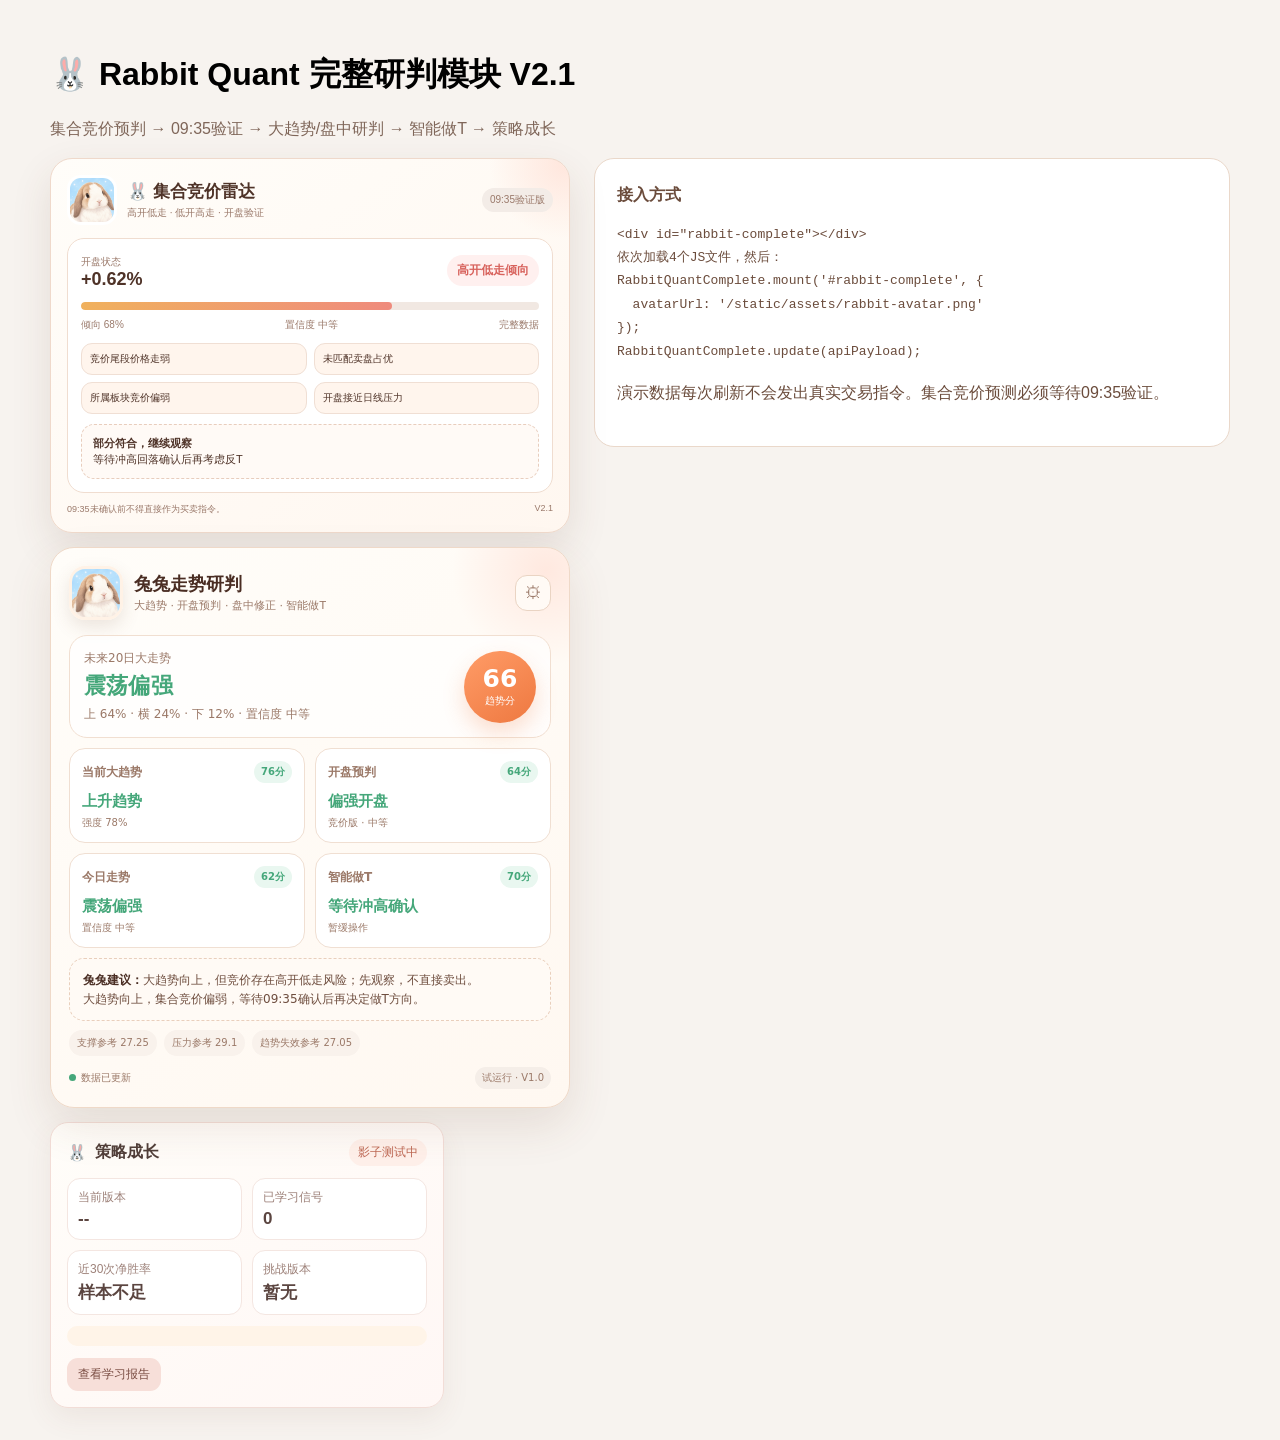
<file: rabbit_quant_complete_suite_v2_1/frontend/demo.html>
<!doctype html><html lang="zh-CN"><head><meta charset="utf-8"><meta name="viewport" content="width=device-width,initial-scale=1"><title>Rabbit Quant 完整模块 V2.1</title><style>body{margin:0;padding:32px;background:#f7f3ef;font-family:"Microsoft YaHei",sans-serif}.page{max-width:1180px;margin:auto}.note{color:#7f6659;margin-bottom:18px}.layout{display:grid;grid-template-columns:minmax(320px,520px) 1fr;gap:24px;align-items:start}.mock{background:#fff;border:1px solid #ead8ca;border-radius:20px;padding:22px;color:#6b4c3c;line-height:1.8}@media(max-width:900px){.layout{grid-template-columns:1fr}}</style></head><body><main class="page"><h1>🐰 Rabbit Quant 完整研判模块 V2.1</h1><p class="note">集合竞价预判 → 09:35验证 → 大趋势/盘中研判 → 智能做T → 策略成长</p><div class="layout"><div id="rabbit-complete"></div><div class="mock"><b>接入方式</b><pre>&lt;div id="rabbit-complete"&gt;&lt;/div&gt;
依次加载4个JS文件，然后：
RabbitQuantComplete.mount('#rabbit-complete', {
  avatarUrl: '/static/assets/rabbit-avatar.png'
});
RabbitQuantComplete.update(apiPayload);</pre><p>演示数据每次刷新不会发出真实交易指令。集合竞价预测必须等待09:35验证。</p></div></div></main><script src="strategy-growth-card.js"></script><script src="rabbit-quant-intelligence.js"></script><script src="rabbit-auction-radar.js"></script><script src="rabbit-quant-complete.js"></script><script>fetch('../examples/demo_payload.json').then(r=>r.json()).then(p=>{RabbitQuantComplete.mount('#rabbit-complete',{avatarUrl:'assets/rabbit-avatar.png'});RabbitQuantComplete.update(p)});</script></body></html>
</file>
